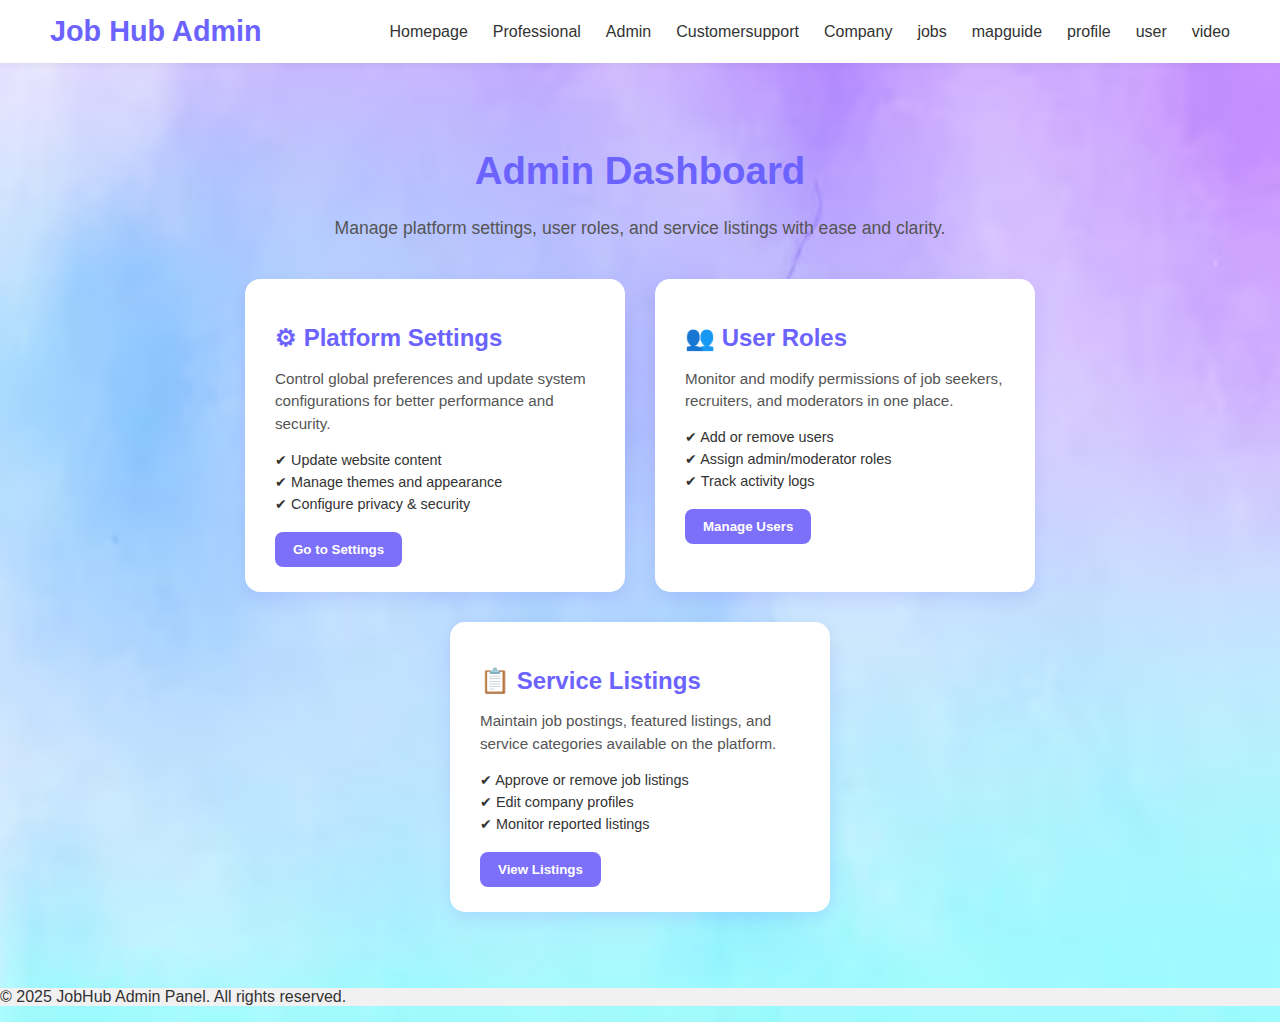
<file: css/admin.html>
<!DOCTYPE html>
<html lang="en">
<head>
  <meta charset="UTF-8" />
  <meta name="viewport" content="width=device-width, initial-scale=1.0" />
  <title>Admin Dashboard | JobHub</title>
  <link rel="stylesheet" href="./admin.css" />
</head>
<body>

  <nav class="navbar">
    <div class="logo">Job Hub Admin</div>
    <ul class="nav-links">
      <li><a href="homepage.html">Homepage</a></li>
                <li><a href="Professional.html">Professional</a></li>
                <li><a href="Admin.html">Admin</a></li>
                <li><a href="Customersupport.html">Customersupport</a></li>
                <li><a href="company.html">Company</a></li>
                <li><a href="jobs.html">jobs</a></li>
               <li><a href="mapguide.html" class="active">mapguide</a></li>
                <li><a href="profile.html" class="active">profile</a></li>
               <li><a href="user.html" class="active">user</a></li>
                <li><a href="videoguide.html" class="active">video</a></li>
    </ul>
  </nav>

  
  <section class="admin-section">
    <h1>Admin Dashboard</h1>
    <p class="subtitle">Manage platform settings, user roles, and service listings with ease and clarity.</p>

    <div class="admin-container">
     
      <div class="admin-card">
        <h2>⚙ Platform Settings</h2>
        <p>Control global preferences and update system configurations for better performance and security.</p>
        <ul>
          <li>✔ Update website content</li>
          <li>✔ Manage themes and appearance</li>
          <li>✔ Configure privacy & security</li>
        </ul>
        <button class="action-btn">Go to Settings</button>
      </div>

      <div class="admin-card">
        <h2>👥 User Roles</h2>
        <p>Monitor and modify permissions of job seekers, recruiters, and moderators in one place.</p>
        <ul>
          <li>✔ Add or remove users</li>
          <li>✔ Assign admin/moderator roles</li>
          <li>✔ Track activity logs</li>
        </ul>
        <button class="action-btn">Manage Users</button>
      </div>

      
      <div class="admin-card">
        <h2>📋 Service Listings</h2>
        <p>Maintain job postings, featured listings, and service categories available on the platform.</p>
        <ul>
          <li>✔ Approve or remove job listings</li>
          <li>✔ Edit company profiles</li>
          <li>✔ Monitor reported listings</li>
        </ul>
        <button class="action-btn">View Listings</button>
      </div>
    </div>
  </section>

  <footer>
    <p>© 2025 JobHub Admin Panel. All rights reserved.</p>
  </footer>

</body>
</html>
</file>
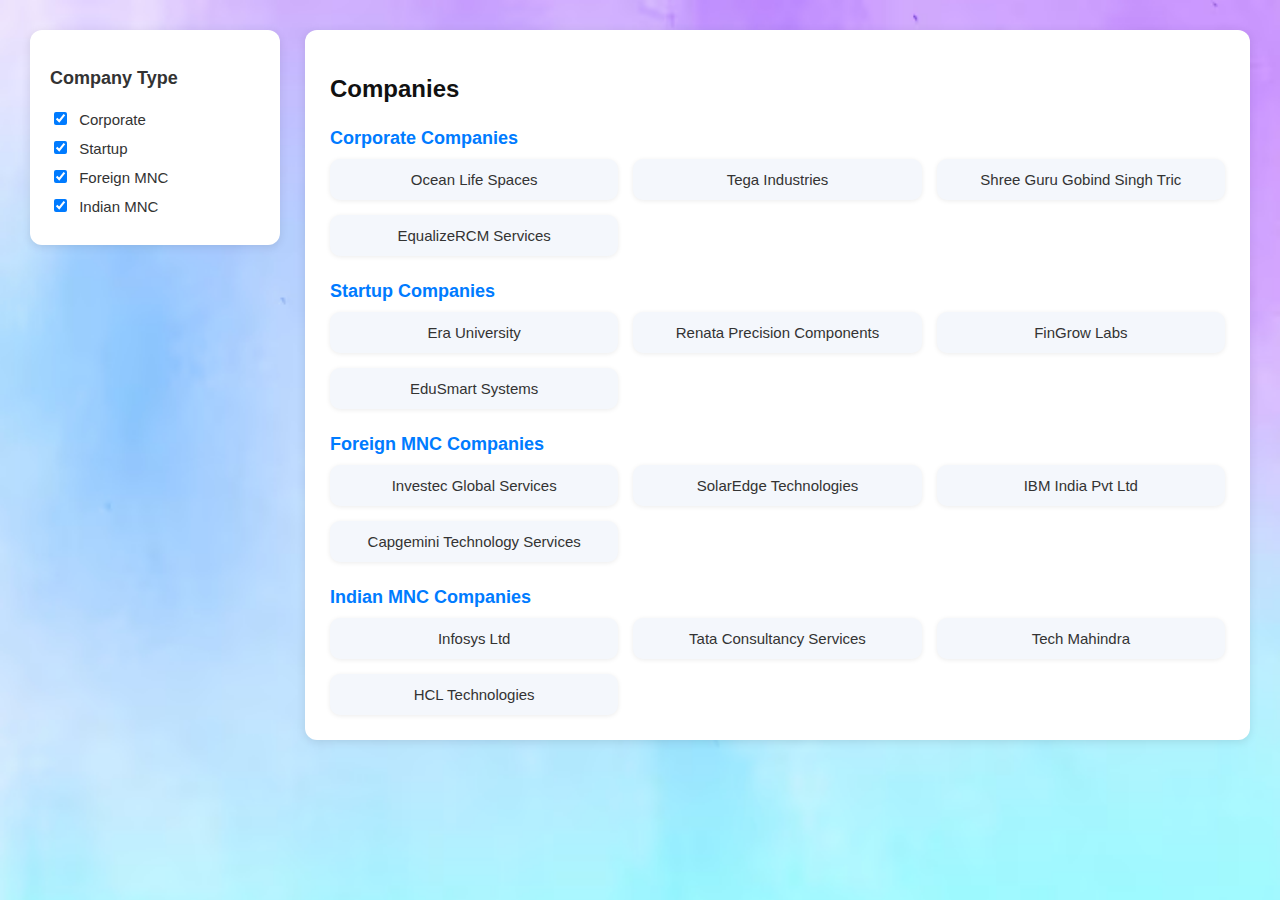
<file: css/company.html>
<!DOCTYPE html>
<html lang="en">
<head>
  <meta charset="UTF-8">
  <meta name="viewport" content="width=device-width, initial-scale=1.0">
  <title>Company Listings</title>
  <link rel="stylesheet" href="./company.css">
</head>
<body>
  <div class="container">


    <aside class="filters">
      <h3>Company Type</h3>
      <label><input type="checkbox" checked> Corporate</label>
      <label><input type="checkbox" checked> Startup</label>
      <label><input type="checkbox" checked> Foreign MNC</label>  
      <label><input type="checkbox" checked> Indian MNC</label>
    </aside>


    <main class="content">
      <h2>Companies</h2>

      <section class="company-section">
        <h3 class="category-title">Corporate Companies</h3>
        <div class="company-grid">
          <div class="company-card">Ocean Life Spaces</div>
          <div class="company-card">Tega Industries</div>
          <div class="company-card">Shree Guru Gobind Singh Tric</div>
          <div class="company-card">EqualizeRCM Services</div>
        </div>
      </section>

      <section class="company-section">
        <h3 class="category-title">Startup Companies</h3>
        <div class="company-grid">
          <div class="company-card">Era University</div>
          <div class="company-card">Renata Precision Components</div>
          <div class="company-card">FinGrow Labs</div>
          <div class="company-card">EduSmart Systems</div>
        </div>
      </section>

      <section class="company-section">
        <h3 class="category-title">Foreign MNC Companies</h3>
        <div class="company-grid">
          <div class="company-card">Investec Global Services</div>
          <div class="company-card">SolarEdge Technologies</div>
          <div class="company-card">IBM India Pvt Ltd</div>
          <div class="company-card">Capgemini Technology Services</div>
        </div>
      </section>

      <section class="company-section">
        <h3 class="category-title">Indian MNC Companies</h3>
        <div class="company-grid">
          <div class="company-card">Infosys Ltd</div>
          <div class="company-card">Tata Consultancy Services</div>
          <div class="company-card">Tech Mahindra</div>
          <div class="company-card">HCL Technologies</div>
        </div>
      </section>
    </main>
  </div>
</body>
</html>
</file>
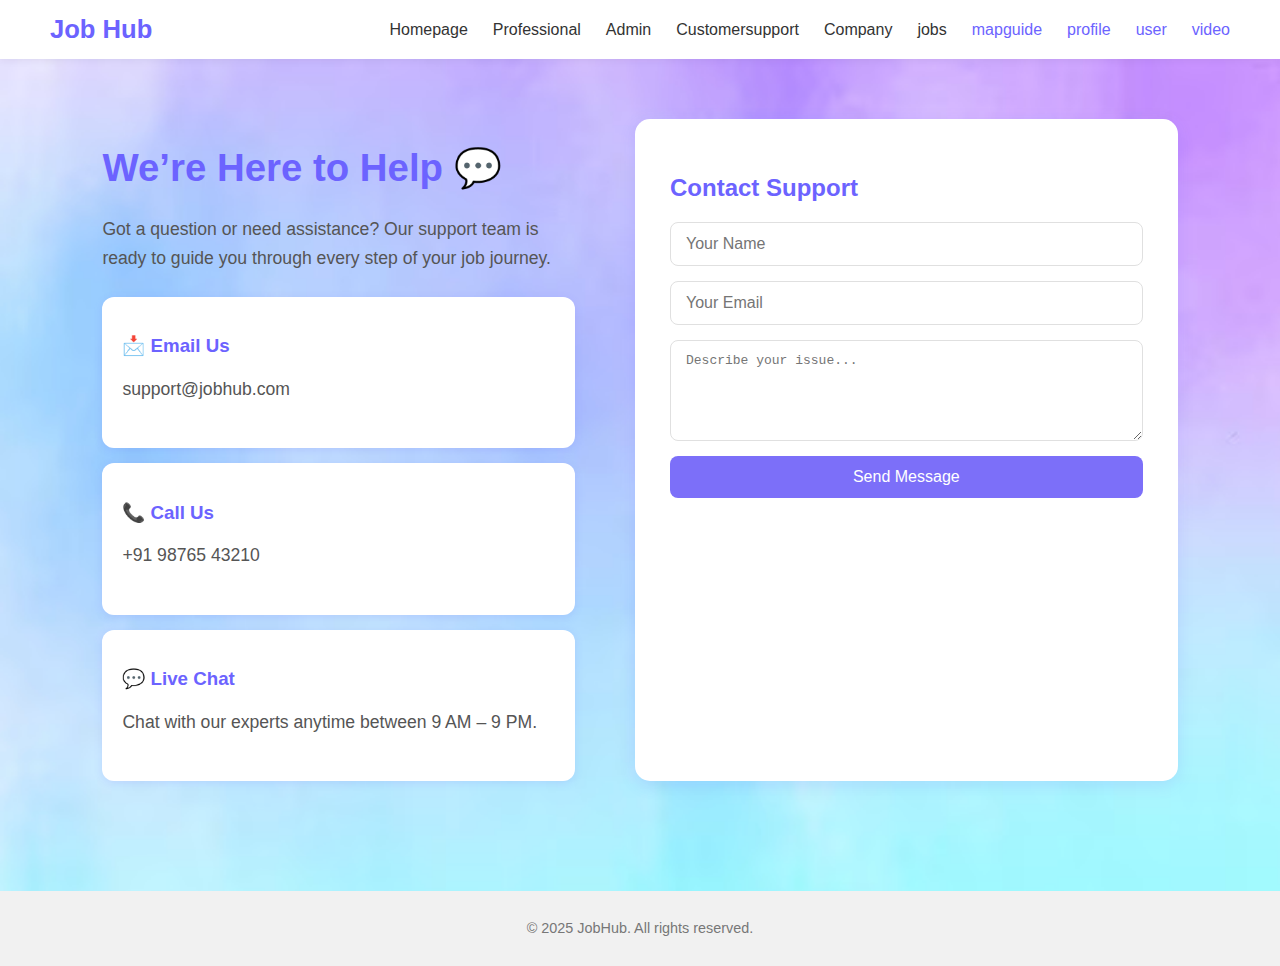
<file: css/customersupport.html>
<!DOCTYPE html>
<html lang="en">
<head>
  <meta charset="UTF-8">
  <meta name="viewport" content="width=device-width, initial-scale=1.0">
  <title>Customer Support | JobHub</title>
  <link rel="stylesheet" href="./customersupport.css">
</head>
 
<body>
  <nav class="navbar">
    <div class="logo">Job Hub</div>
    <ul class="nav-links">
      <li><a href="homepage.html">Homepage</a></li>
                <li><a href="Professional.html">Professional</a></li>
                <li><a href="Admin.html">Admin</a></li>
                <li><a href="Customersupport.html">Customersupport</a></li>
                <li><a href="company.html">Company</a></li>
                <li><a href="jobs.html">jobs</a></li>
               <li><a href="mapguide.html" class="active">mapguide</a></li>
                <li><a href="profile.html" class="active">profile</a></li>
               <li><a href="user.html" class="active">user</a></li>
                <li><a href="videoguide.html" class="active">video</a></li>


    </ul>
  </nav>

  <section class="support-section">
    <div class="support-content">
      <div class="support-info">
        <h1>We’re Here to Help 💬</h1>
        <p>
          Got a question or need assistance? Our support team is ready to guide you through every step of your job journey.
        </p>
         
        <div class="help-boxes">
          <div class="help-card">
            <h3>📩 Email Us</h3>
            <p>support@jobhub.com</p>
          </div>
          <div class="help-card">
            <h3>📞 Call Us</h3>
            <p>+91 98765 43210</p>
          </div>
          <div class="help-card">
            <h3>💬 Live Chat</h3>
            <p>Chat with our experts anytime between 9 AM – 9 PM.</p>
          </div>
        </div>
      </div>
           
      <div class="support-form">
        <h2>Contact Support</h2>
        <form>
          <input type="text" placeholder="Your Name" required>
          <input type="email" placeholder="Your Email" required>
          <textarea placeholder="Describe your issue..." rows="5" required></textarea>
          <button type="submit">Send Message</button>
        </form>
      </div>
    </div>
  </section>
 
  <footer>
    <p>© 2025 JobHub. All rights reserved.</p>
  </footer>
</body>
</html>
</file>
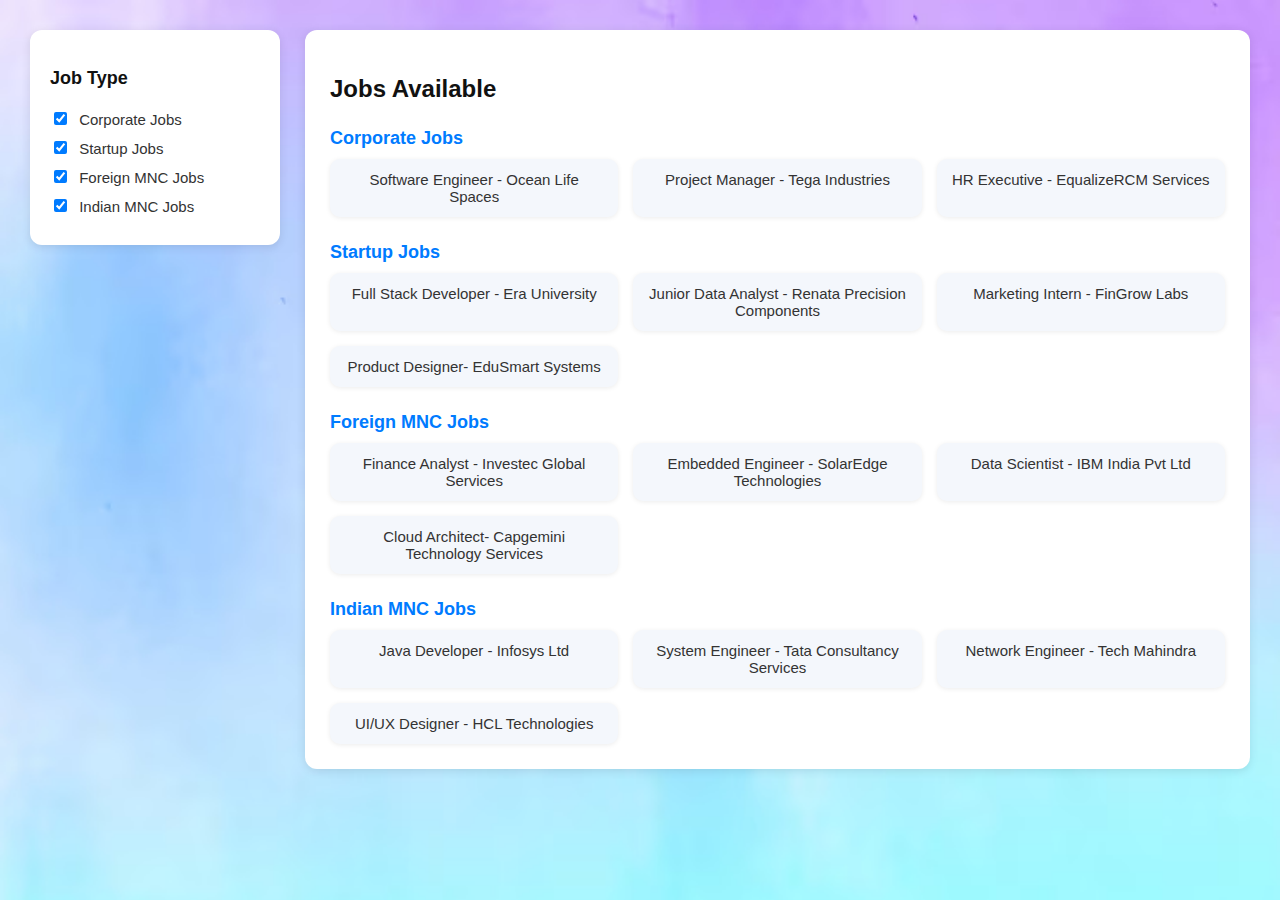
<file: css/jobs.html>
<!DOCTYPE html>
<html lang="en">
<head>
  <meta charset="UTF-8">
  <meta name="viewport" content="width=device-width, initial-scale=1.0">
  <title>Jobs Available</title>
  <link rel="stylesheet" href="./jobs.css">
</head>
<body>
  <div class="container">

    <!-- Sidebar -->
    <aside class="filters">
      <h3>Job Type</h3>
      <label><input type="checkbox" checked> Corporate Jobs</label>
      <label><input type="checkbox" checked> Startup Jobs</label>
      <label><input type="checkbox" checked> Foreign MNC Jobs</label>
      <label><input type="checkbox" checked> Indian MNC Jobs</label>
    </aside>

    <!-- Main Job Section -->
    <main class="content">
      <h2>Jobs Available</h2>

      <section class="job-section">
        <h3 class="category-title">Corporate Jobs</h3>
        <div class="job-grid">
          <div class="job-card">Software Engineer - Ocean Life Spaces</div>
          <div class="job-card">Project Manager - Tega Industries</div>
          <div class="job-card">HR Executive - EqualizeRCM Services</div>
          
        </div>
      </section>

      <section class="job-section">
        <h3 class="category-title">Startup Jobs</h3>
        <div class="job-grid">
          <div class="job-card">Full Stack Developer - Era University</div>
          <div class="job-card">Junior Data Analyst - Renata Precision Components</div>
          <div class="job-card">Marketing Intern - FinGrow Labs</div>
          <div class="job-card">Product Designer- EduSmart Systems</div>
        </div>
      </section>

      <section class="job-section">
        <h3 class="category-title">Foreign MNC Jobs</h3>
        <div class="job-grid">
          <div class="job-card">Finance Analyst - Investec Global Services</div>
          <div class="job-card">Embedded Engineer - SolarEdge Technologies</div>
          <div class="job-card">Data Scientist - IBM India Pvt Ltd</div>
          <div class="job-card">Cloud Architect-  Capgemini Technology Services</div>
        </div>
      </section>

      <section class="job-section">
        <h3 class="category-title">Indian MNC Jobs</h3>
        <div class="job-grid">
          <div class="job-card">Java Developer - Infosys Ltd</div>
          <div class="job-card">System Engineer - Tata Consultancy Services</div>
          <div class="job-card">Network Engineer - Tech Mahindra</div>
          <div class="job-card">UI/UX Designer - HCL Technologies</div>
        </div>
      </section>
    </main>
  </div>
</body>
</html>
</file>
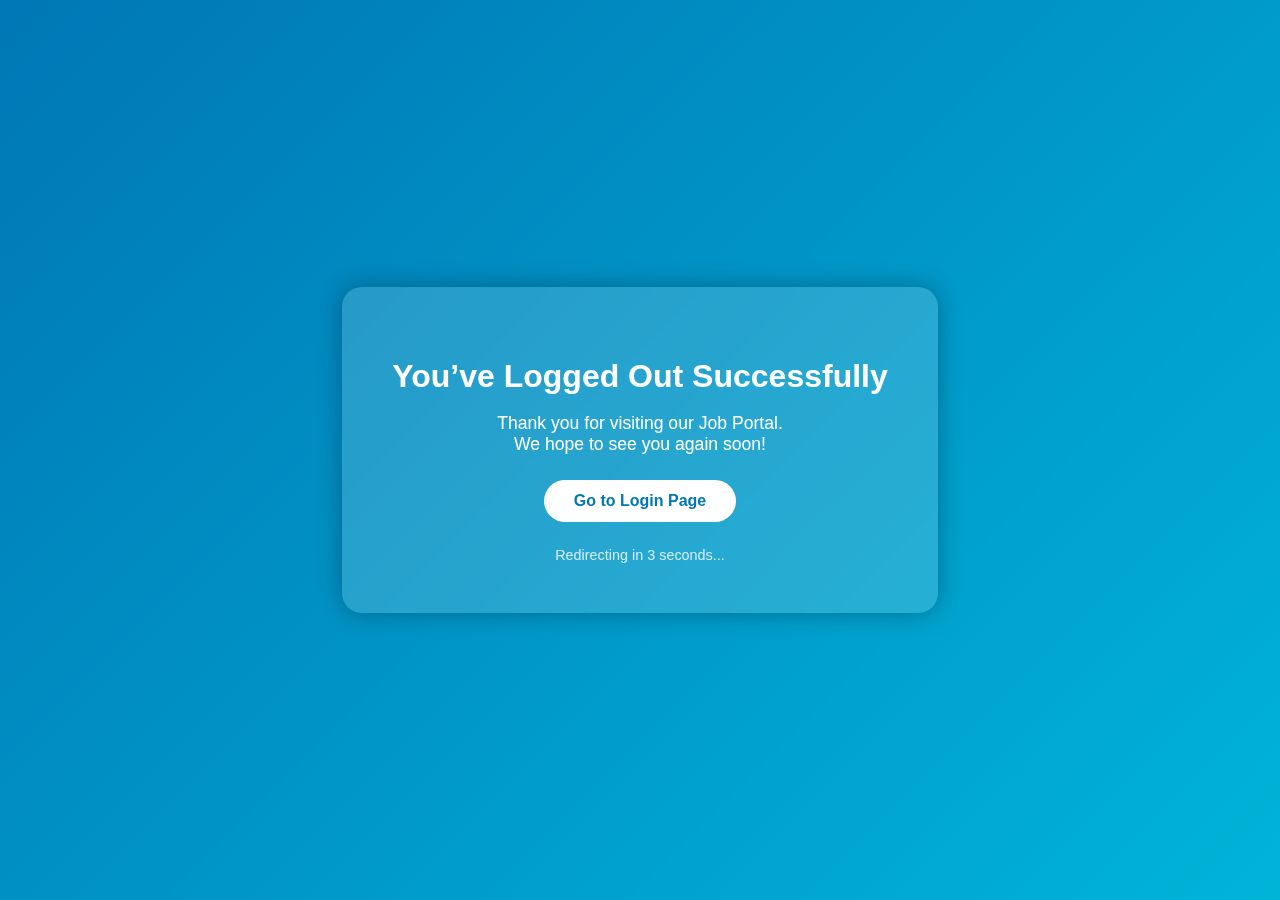
<file: css/logout.html>
<!DOCTYPE html>
<html lang="en">
<head>
  <meta charset="UTF-8" />
  <meta name="viewport" content="width=device-width, initial-scale=1.0" />
  <title>Logout | JobHub</title>

  <link rel="stylesheet" href="./logout.css" />
</head>

<body>
  <div class="logout-container">
    
    <h1>You’ve Logged Out Successfully</h1>
    <p>Thank you for visiting our Job Portal.<br>We hope to see you again soon!</p>

    <a href="Login.html">Go to Login Page</a>

    <div class="footer-note">Redirecting in 3 seconds...</div>
  </div>
  
</body>
</html>
</file>
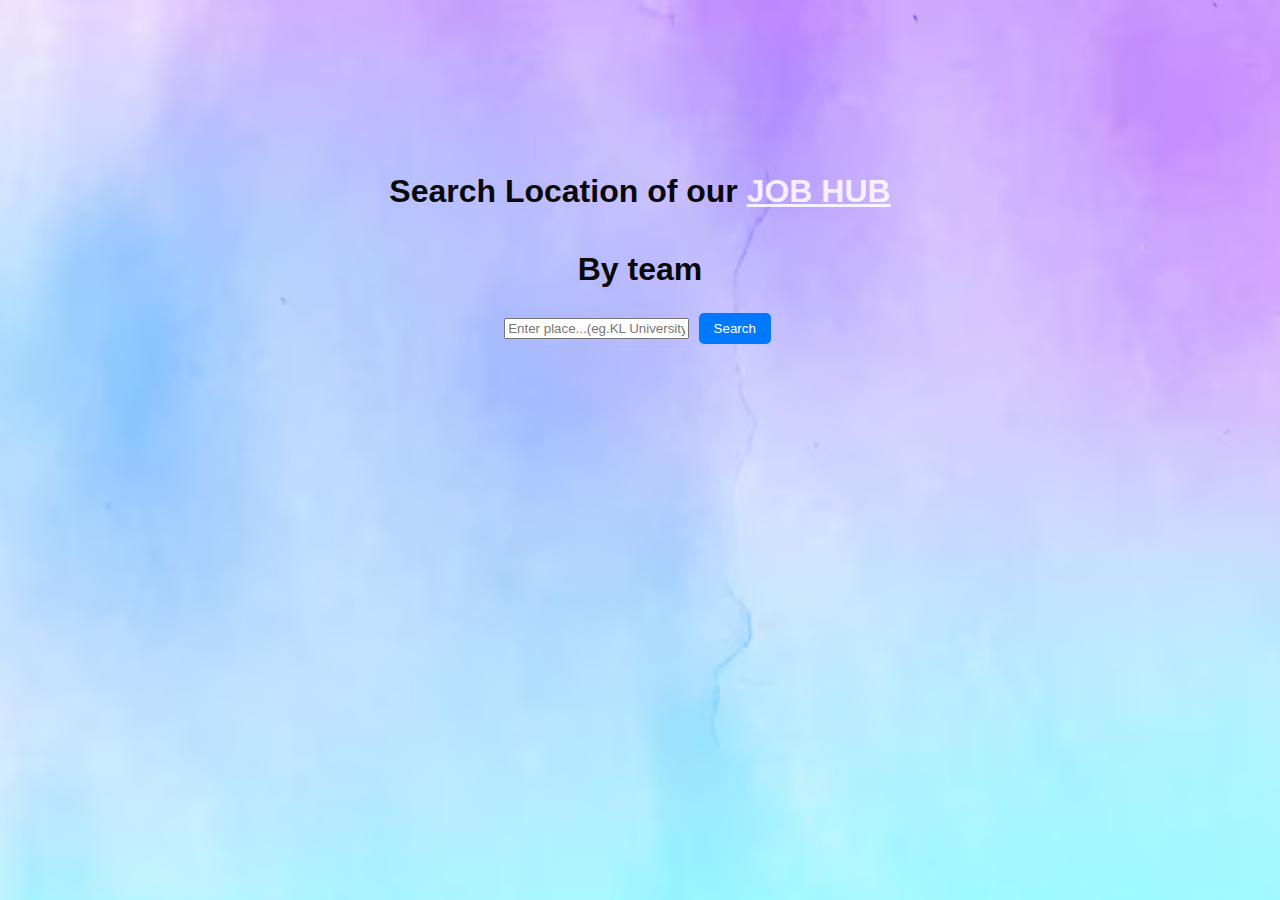
<file: css/mapguide.html>
<!DOCTYPE html>
<html lang="en">
<head>
    <meta charset="UTF-8">
    <meta name="viewport" content="width=device-width, initial-scale=1.0">
    <title>Iframe Example using Google map</title>
    <link rel="stylesheet" type="text/css" href="./mapguide.css">
</head>
<body>
 <h1>Search Location of our <span><u>JOB HUB</u></span></h1>
 <h1>By team</h1>
 
        
 <div class="search-box">
        <input type="text"id="locationInput"placeholder="Enter place...(eg.KL University)">
        <button onclick="searchLocation()">Search</button>
</div>
<iframe id ="mapFrame"
src=" https://www.google.com/maps?q=KL%20University&output=embed">
</iframe>
    <script src="./mapguide.js"></script>
</body>
</html>
</file>
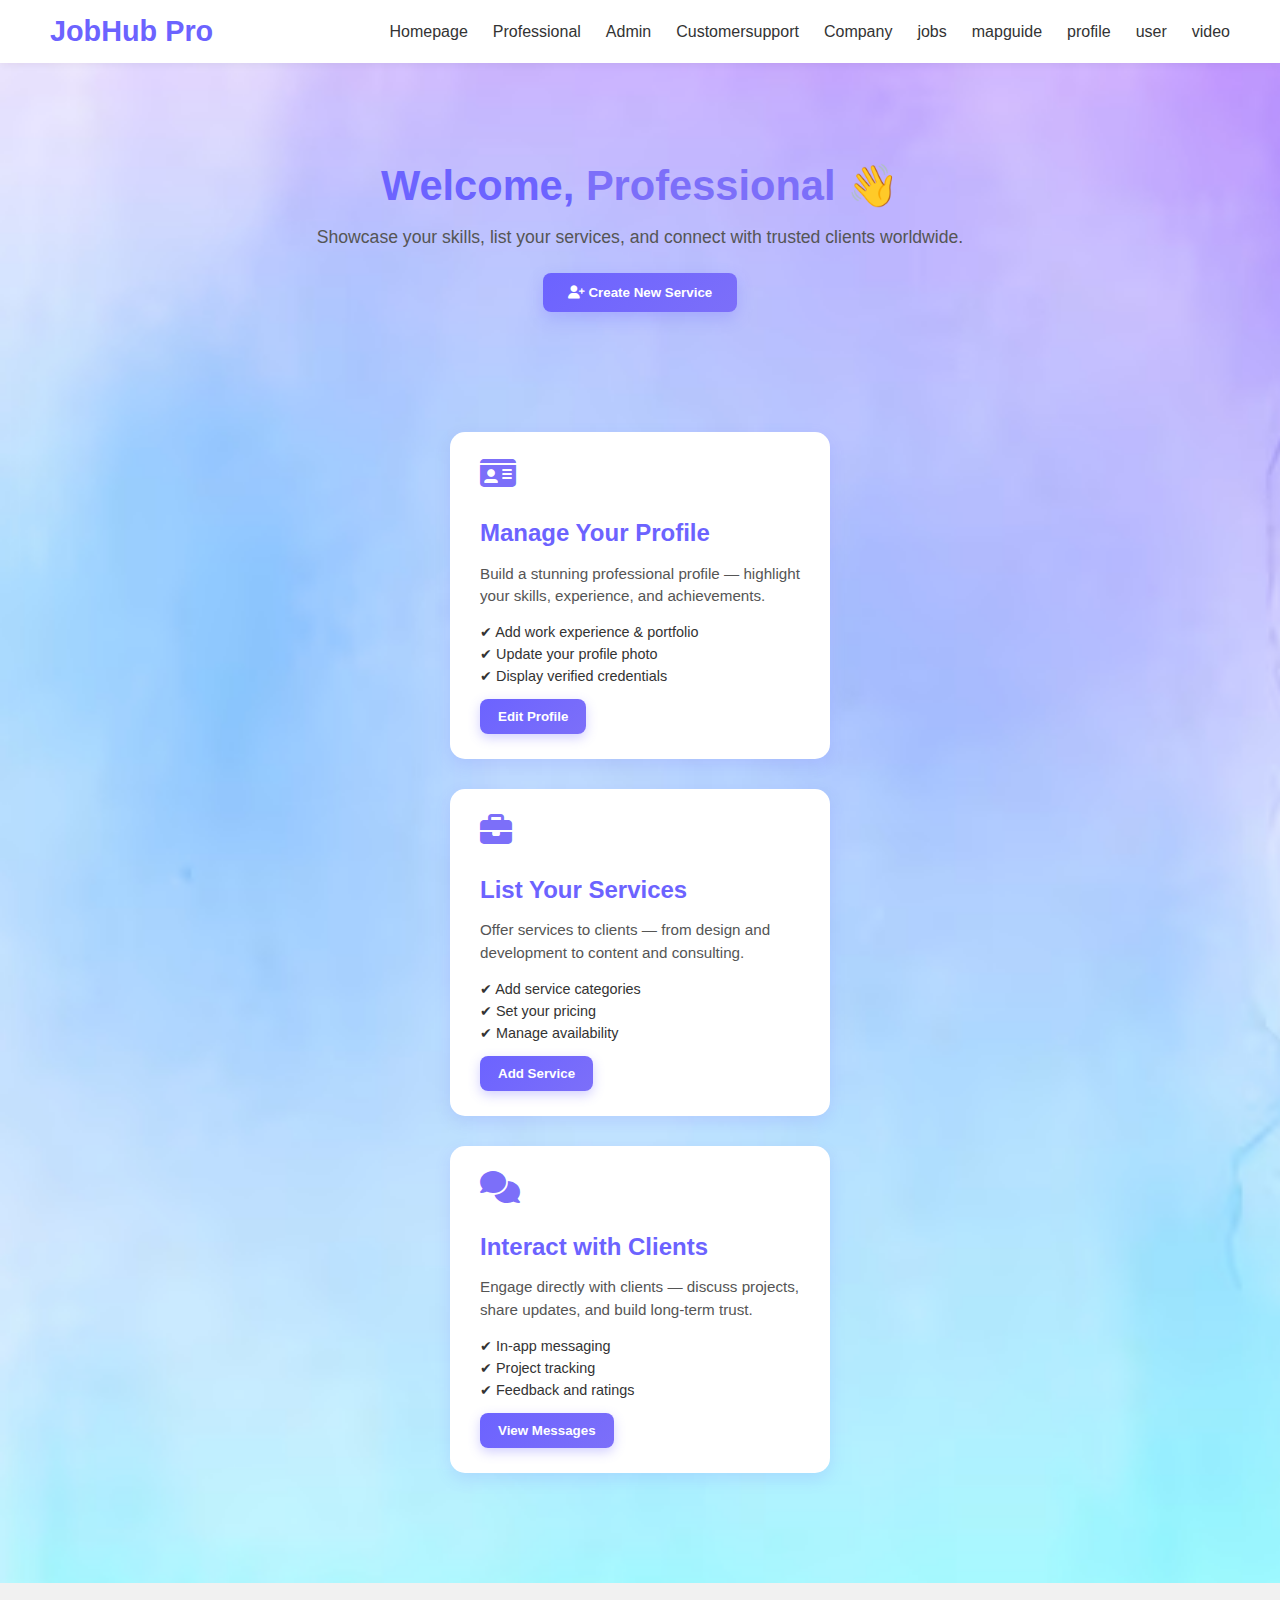
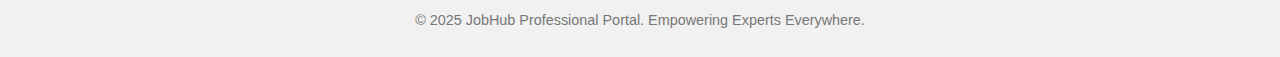
<file: css/professional.html>
<!DOCTYPE html>
<html lang="en">
<head>
  <meta charset="UTF-8">
  <meta name="viewport" content="width=device-width, initial-scale=1.0">
  <title>Professional Dashboard | JobHub</title>
  <link rel="stylesheet" href="./professional.css">
  <link rel="stylesheet" href="https://cdnjs.cloudflare.com/ajax/libs/font-awesome/6.4.0/css/all.min.css">
</head>
<body>


  <nav class="navbar">
    <div class="logo">JobHub Pro</div>
    <ul class="nav-links">
      <li><a href="homepage.html">Homepage</a></li>
                <li><a href="Professional.html">Professional</a></li>
                <li><a href="Admin.html">Admin</a></li>
                <li><a href="Customersupport.html">Customersupport</a></li>
                <li><a href="company.html">Company</a></li>
                <li><a href="jobs.html">jobs</a></li>
               <li><a href="mapguide.html" class="active">mapguide</a></li>
                <li><a href="profile.html" class="active">profile</a></li>
               <li><a href="user.html" class="active">user</a></li>
                <li><a href="videoguide.html" class="active">video</a></li>

    </ul>
  </nav>


  <section class="pro-hero">
    <h1>Welcome, <span>Professional</span> 👋</h1>
    <p>Showcase your skills, list your services, and connect with trusted clients worldwide.</p>
    <button class="main-btn" id="createServiceBtn" onclick="alert('Create a new service form will open soon!')">
      <i class="fa-solid fa-user-plus"></i> Create New Service
    </button>
  </section>


  <section class="pro-container">

    <div class="pro-card">
      <i class="fa-solid fa-id-card icon"></i>
      <h2>Manage Your Profile</h2>
      <p>Build a stunning professional profile — highlight your skills, experience, and achievements.</p>
      <ul>
        <li>✔ Add work experience & portfolio</li>
        <li>✔ Update your profile photo</li>
        <li>✔ Display verified credentials</li>
      </ul>
      <button class="action-btn" id="editProfileBtn" onclick="alert('Redirecting to Edit Profile...')">Edit Profile</button>
    </div>

  
    <div class="pro-card">
      <i class="fa-solid fa-briefcase icon"></i>
      <h2>List Your Services</h2>
      <p>Offer services to clients — from design and development to content and consulting.</p>
      <ul>
        <li>✔ Add service categories</li>
        <li>✔ Set your pricing</li>
        <li>✔ Manage availability</li>
      </ul>
      <button class="action-btn" id="addServiceBtn" onclick="alert('Add Service page will open!')">Add Service</button>
    </div>

  
    <div class="pro-card">
      <i class="fa-solid fa-comments icon"></i>
      <h2>Interact with Clients</h2>
      <p>Engage directly with clients — discuss projects, share updates, and build long-term trust.</p>
      <ul>
        <li>✔ In-app messaging</li>
        <li>✔ Project tracking</li>
        <li>✔ Feedback and ratings</li>
      </ul>
      <button class="action-btn" id="viewMessagesBtn" onclick="alert('Opening messages...')">View Messages</button>
    </div>

  </section>


  <footer>
    <p>© 2025 JobHub Professional Portal. Empowering Experts Everywhere.</p>
  </footer>

</body>
</html>
</file>
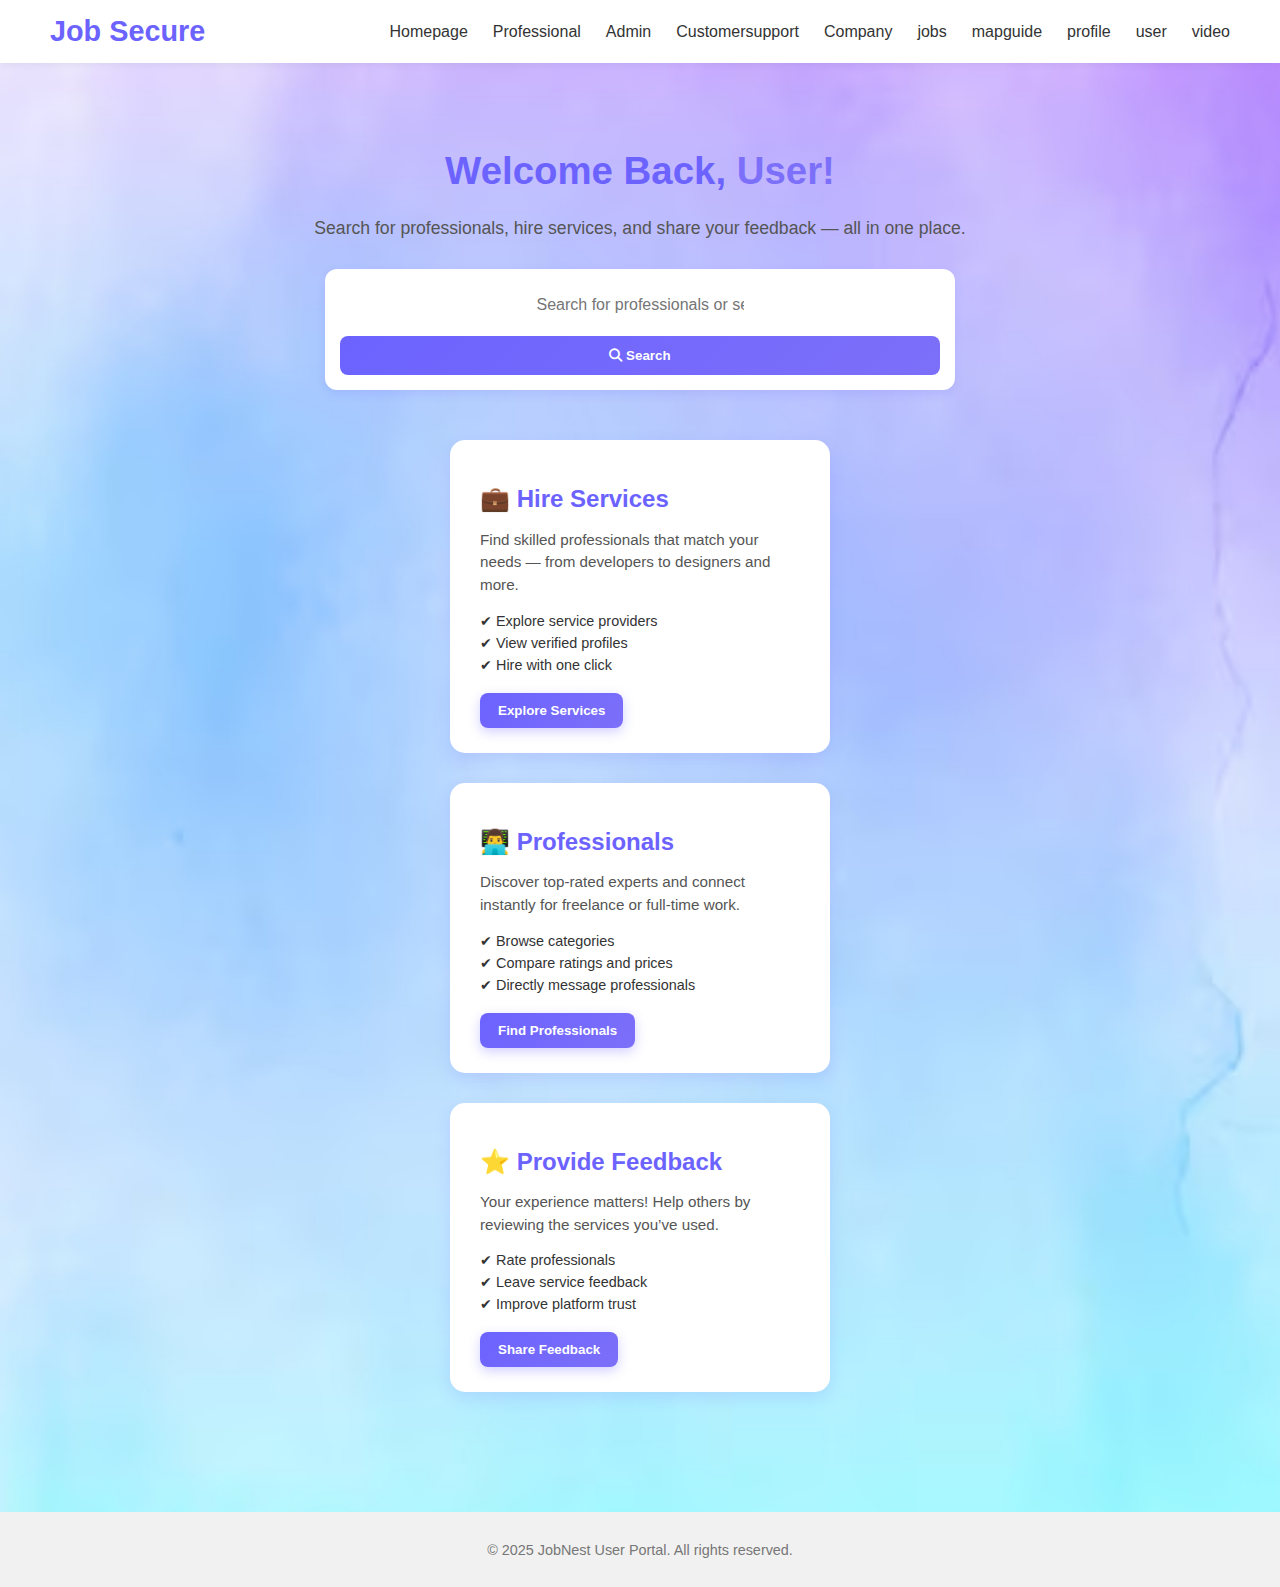
<file: css/user.html>
<!DOCTYPE html>
<html lang="en">
<head>
  <meta charset="UTF-8">
  <meta name="viewport" content="width=device-width, initial-scale=1.0">
  <title>User Dashboard | JobNest</title>
  <link rel="stylesheet" href="./user.css">
  <link rel="stylesheet" href="https://cdnjs.cloudflare.com/ajax/libs/font-awesome/6.4.0/css/all.min.css"> 
  
</head>
<body>


  <nav class="navbar">
    <div class="logo">Job Secure</div>
    <ul class="nav-links">
      <li><a href="homepage.html">Homepage</a></li>
     <li><a href="Professional.html">Professional</a></li>
      <li><a href="Admin.html">Admin</a></li>
      <li><a href="Customersupport.html">Customersupport</a></li>
      <li><a href="company.html">Company</a></li>
      <li><a href="jobs.html">jobs</a></li>
      <li><a href="mapguide.html" class="active">mapguide</a></li>
      <li><a href="profile.html" class="active">profile</a></li>
      <li><a href="user.html" class="active">user</a></li>
      <li><a href="videoguide.html" class="active">video</a></li>

    </ul>
  </nav>


  <section class="user-section">
    <div class="intro">
      <h1>Welcome Back, <span>User!</span></h1>
      <p>Search for professionals, hire services, and share your feedback — all in one place.</p>
      <div class="search-bar">
        <input type="text" placeholder="Search for professionals or services...">
        <button><i class="fa-solid fa-magnifying-glass"></i> Search</button>
      </div>
    </div>

    <div class="user-container">
     
      <div class="user-card">
        <h2>💼 Hire Services</h2>
        <p>Find skilled professionals that match your needs — from developers to designers and more.</p>
        <ul>
          <li>✔ Explore service providers</li>
          <li>✔ View verified profiles</li>
          <li>✔ Hire with one click</li>
        </ul>
        <button class="action-btn">Explore Services</button>
      </div>

 
      <div class="user-card">
        <h2>👨‍💻 Professionals</h2>
        <p>Discover top-rated experts and connect instantly for freelance or full-time work.</p>
        <ul>
          <li>✔ Browse categories</li>
          <li>✔ Compare ratings and prices</li>
           <li>✔ Directly message professionals</li>
        </ul>
        <button class="action-btn">Find Professionals</button>
      </div>

      <div class="user-card">
        <h2>⭐ Provide Feedback</h2>
        <p>Your experience matters! Help others by reviewing the services you’ve used.</p>
        <ul>
          <li>✔ Rate professionals</li>
          <li>✔ Leave service feedback</li>
          <li>✔ Improve platform trust</li>
        </ul>
        <button class="action-btn">Share Feedback</button>
      </div>
    </div>
  </section>

  <footer>
    <p>© 2025 JobNest User Portal. All rights reserved.</p>
  </footer>

</body>
</html>
</file>
<file: css/admin.css>
/* General Styles */
body {
  margin: 0;
  font-family: 'Poppins', sans-serif;
  background: linear-gradient(135deg, #FAF9F6 0%, #F8F7FF 100%);
  color: #333;
  background:url('./wall1.avif');
  background-size: cover;
}


.navbar {
  display: flex;
  justify-content: space-between;
  align-items: center;
  background: #fff;
  padding: 15px 50px;
  box-shadow: 0 2px 8px rgba(0, 0, 0, 0.05);
}

.logo {
  font-size: 1.8rem;
  font-weight: 700;
  color: #6C63FF;
}

.nav-links {
  list-style: none;
  display: flex;
  gap: 25px;
  margin: 0;
}

.nav-links a {
  text-decoration: none;
  color: #333;
  font-weight: 500;
  transition: 0.3s;
}

.nav-links a:hover {
  color: #6C63FF;
}

.logout-btn {
  color: #fff;
  background: #6C63FF;
  padding: 8px 18px;
  border-radius: 8px;
  font-weight: 600;
}

.logout-btn:hover {
  background: #5848E8;
}

.admin-section {
  padding: 60px 8%;
  text-align: center;
}

.admin-section h1 {
  color: #6C63FF;
  font-size: 2.4em;
}

.subtitle {
  color: #555;
  margin-bottom: 40px;
  font-size: 1.1em;
}

/* *** FIXED — Boxes will appear side-by-side *** */
.admin-container {
  display: flex;
  justify-content: center;
  flex-wrap: wrap;
  gap: 30px;
}

.admin-card {
  background: #fff;
  width: 320px;
  padding: 25px 30px;
  border-radius: 15px;
  box-shadow: 0 6px 16px rgba(108, 99, 255, 0.15);
  transition: all 0.3s ease;
  text-align: left;
}

.admin-card:hover {
  transform: translateY(-5px);
}

.admin-card h2 {
  color: #6C63FF;
  margin-bottom: 12px;
}

.admin-card p {
  color: #555;
  font-size: 0.95em;
  line-height: 1.5;
  margin-bottom: 15px;
}

.admin-card ul {
  list-style: none;
  padding-left: 0;
  margin-bottom: 20px;
}

.admin-card li {
  margin: 6px 0;
  font-size: 0.9em;
}

.action-btn {
  background: #7C6FF9;
  color: #fff;
  border: none;
  border-radius: 8px;
  padding: 10px 18px;
  font-weight: 600;
  cursor: pointer;
  transition: 0.3s;
}

.action-btn:hover {
  background: #5848E8;
}

footer {
  background: #F1F1F1;

}
</file>
<file: css/company.css>
* {
  box-sizing: border-box;
  font-family: "Poppins", sans-serif;
}

body {
  margin: 0;
  background-color: #f9fafc;
  color: #333;
  background:url('./wall1.avif');
  background-size: cover;
}

.container {
  display: flex;
  padding: 30px;
  gap: 25px;
}

/* Sidebar */
.filters {
  width: 250px;
  background: #fff;
  padding: 20px;
  border-radius: 12px;
  box-shadow: 0 2px 10px rgba(0,0,0,0.1);
  height: fit-content;
}

.filters h3 {
  margin-bottom: 20px;
  font-size: 18px;
}

.filters label {
  display: block;
  font-size: 15px;
  margin-bottom: 10px;
}

.filters input {
  margin-right: 8px;
  accent-color: #007bff;
}

/* Content */
.content {
  flex: 1;
  background: #fff;
  padding: 25px;
  border-radius: 12px;
  box-shadow: 0 2px 10px rgba(0,0,0,0.1);
}

.content h2 {
  margin-bottom: 25px;
  color: #111;
}

.category-title {
  color: #007bff;
  font-size: 18px;
  margin: 25px 0 10px;
}

.company-grid {
  display: grid;
  grid-template-columns: repeat(auto-fill, minmax(220px, 1fr));
  gap: 15px;
}

.company-card {
  background: #f4f7fc;
  border-radius: 10px;
  padding: 12px 14px;
  text-align: center;
  font-size: 15px;
  box-shadow: 0 1px 5px rgba(0, 0, 0, 0.08);
  transition: 0.3s;
}

.company-card:hover {
  background: #eaf3ff;
  transform: translateY(-2px);
}
</file>
<file: css/customersupport.css>
body {
  font-family: 'Poppins', sans-serif;
  margin: 0;
  background: linear-gradient(135deg, #FAF9F6 0%, #F8F7FF 100%);
  color: #333;
  background:url('./wall1.avif');
  background-size: cover;
}


.navbar {
  display: flex;
  justify-content: space-between;
  align-items: center;
  background: #fff;
  padding: 15px 50px;
  box-shadow: 0 2px 8px rgba(0, 0, 0, 0.05);
}

.logo {
  font-size: 1.6em;
  font-weight: 700;
  color: #6C63FF;
}

.nav-links {
  list-style: none;
  display: flex;
  gap: 25px;
  margin: 0;
}

.nav-links a {
  text-decoration: none;
  color: #333;
  font-weight: 500;
  transition: 0.3s;
}

.nav-links a:hover, .nav-links .active {
  color: #6C63FF;
}

.support-section {
  display: flex;
  justify-content: center;
  align-items: flex-start;
  padding: 60px 8%;
}

.support-content {
  display: flex;
  justify-content: space-between;
  width: 100%;
  gap: 60px;
  flex-wrap: wrap;
}

.support-info {
  flex: 1;
  min-width: 300px;
}

.support-info h1 {
  font-size: 2.4em;
  color: #6C63FF;
}

.support-info p {
  font-size: 1.1em;
  line-height: 1.6;
  color: #555;
  margin-bottom: 25px;
}

.help-boxes {
  display: flex;
  flex-direction: column;
  gap: 15px;
}

.help-card {
  background: #fff;
  border-radius: 12px;
  padding: 20px;
  box-shadow: 0 2px 8px rgba(108, 99, 255, 0.15);
  transition: 0.3s;
}

.help-card:hover {
  transform: translateY(-3px);
}

.help-card h3 {
  color: #6C63FF;
  margin-bottom: 8px;
}


.support-form {
  flex: 1;
  min-width: 350px;
  background: #fff;
  padding: 35px;
  border-radius: 15px;
  box-shadow: 0 4px 16px rgba(108, 99, 255, 0.15);
}

.support-form h2 {
  color: #6C63FF;
  margin-bottom: 20px;
}

.support-form form {
  display: flex;
  flex-direction: column;
  gap: 15px;
}

.support-form input,
.support-form textarea {
  padding: 12px 15px;
  border-radius: 8px;
  border: 1px solid #E0E0E0;
  font-size: 1em;
  outline: none;
  transition: 0.3s;
}

.support-form input:focus,
.support-form textarea:focus {
  border-color: #6C63FF;
  box-shadow: 0 0 5px rgba(108, 99, 255, 0.2);
}

.support-form button {
  padding: 12px;
  border: none;
  border-radius: 8px;
  background: #7C6FF9;
  color: #fff;
  font-size: 1em;
  cursor: pointer;
  transition: 0.3s;
}

.support-form button:hover {
  background: #5848E8;
}

footer {
  background: #F1F1F1;
  text-align: center;
  padding: 15px;
  font-size: 0.9em;
  color: #777;
  margin-top: 50px;
}
</file>
<file: css/jobs.css>
* {
  box-sizing: border-box;
  font-family: "Poppins", sans-serif;
}

body {
  margin: 0;
  background-color: #f9fafc;
  color: #333;
  background:url('./wall1.avif');
  background-size: cover;
}

.container {
  display: flex;
  padding: 30px;
  gap: 25px;
}


.filters {
  width: 250px;
  background: #fff;
  padding: 20px;
  border-radius: 12px;
  box-shadow: 0 2px 10px rgba(0,0,0,0.1);
  height: fit-content;
}

.filters h3 {
  margin-bottom: 20px;
  font-size: 18px;
  color: #111;
}

.filters label {
  display: block;
  font-size: 15px;
  margin-bottom: 10px;
}

.filters input {
  margin-right: 8px;
  accent-color: #007bff;
}

/* Main content */
.content {
  flex: 1;
  background: #fff;
  padding: 25px;
  border-radius: 12px;
  box-shadow: 0 2px 10px rgba(0,0,0,0.1);
}

.content h2 {
  margin-bottom: 25px;
  color: #111;
}

.category-title {
  color: #007bff;
  font-size: 18px;
  margin: 25px 0 10px;
}

.job-grid {
  display: grid;
  grid-template-columns: repeat(auto-fill, minmax(280px, 1fr));
  gap: 15px;
}

.job-card {
  background: #f4f7fc;
  border-radius: 10px;
  padding: 12px 14px;
  text-align: center;
  font-size: 15px;
  box-shadow: 0 1px 5px rgba(0, 0, 0, 0.08);
  transition: 0.3s;
}

.job-card:hover {
  background: #eaf3ff;
  transform: translateY(-2px);
}
</file>
<file: css/logout.css>
body {
  margin: 0;
  padding: 0;
  height: 100vh;
  display: flex;
  justify-content: center;
  align-items: center;
  font-family: "Poppins", sans-serif;
  background: linear-gradient(135deg, #0077b6, #00b4d8);
  color: white;
}
.logout-container {
  text-align: center;
  background-color: rgba(255, 255, 255, 0.15);
  padding: 50px;
  border-radius: 20px;
  box-shadow: 0 0 25px rgba(0, 0, 0, 0.3);
  backdrop-filter: blur(8px);
  animation: fadeIn 1s ease;
}


.logout-container img {
  width: 80px;
  margin-bottom: 20px;
}


.logout-container h1 {
  font-size: 2em;
  margin-bottom: 10px;
}

.logout-container p {
  font-size: 1.1em;
  margin-bottom: 25px;
}

.logout-container a {
  display: inline-block;
  text-decoration: none;
  color: #0077b6;
  background-color: white;
  padding: 12px 30px;
  border-radius: 30px;
  font-weight: bold;
  transition: 0.3s;
}

.logout-container a:hover {
  background-color: #caf0f8;
  transform: scale(1.05);
}

.footer-note {
  margin-top: 25px;
  font-size: 0.9em;
  opacity: 0.8;
}
</file>
<file: css/mapguide.css>
body {
    display: flex;
    flex-direction: column;
    justify-content: center;
    align-items: center;
    min-height: 100vh;
    margin: 0;
    font-family: Arial, sans-serif;
    background: rgb(200, 100, 134);
    font:400;
    background:url('./wall1.avif');
    background-size:cover;
}
h1 {
    text-align: center;
    margin-bottom: 20px;
    color:rgb(10, 8, 8);
}
#player {
    margin: 20px auto;
}
div {
    text-align: center;
}

button {
    padding: 8px 15px;
    margin: 5px;
    border-radius: 5px;
    border: none;
    background-color: #0078ff;
    color: white;
    cursor: pointer;
}

button:hover {
    background-color: #005fcc;
}
nav ul{
    display:flex;
    list-style:none;
    gap:25px;
}
iframe{
    width:700px;
    height:400px;
    border-radius: 10px;
    border:none


}

span {
    color: rgba(255, 255, 255, 0.85);
}
</file>
<file: css/professional.css>
/* Global Styles */
body {
  margin: 0;
  font-family: 'Poppins', sans-serif;
  background: linear-gradient(135deg, #FAF9F6 0%, #F8F7FF 100%);
  color: #333;
  animation: fadeIn 0.8s ease;
  background:url('./wall1.avif');
  background-size: cover;
}

@keyframes fadeIn {
  from { opacity: 0; }
  to { opacity: 1; }
}


.navbar {
  display: flex;
  justify-content: space-between;
  align-items: center;
  background: #fff;
  padding: 15px 50px;
  box-shadow: 0 2px 8px rgba(0, 0, 0, 0.05);
}

.logo {
  font-size: 1.8rem;
  font-weight: 700;
  color: #6C63FF;
}

.nav-links {
  list-style: none;
  display: flex;
  gap: 25px;
  margin: 0;
}

.nav-links a {
  text-decoration: none;
  color: #333;
  font-weight: 500;
  transition: 0.3s;
}

.nav-links a:hover {
  color: #6C63FF;
}

.logout-btn {
  color: #fff;
  background: #6C63FF;
  padding: 8px 18px;
  border-radius: 8px;
  font-weight: 600;
}

.logout-btn:hover {
  background: #5848E8;
}

/* Hero Section */
.pro-hero {
  text-align: center;
  padding: 70px 10%;
}

.pro-hero h1 {
  color: #6C63FF;
  font-size: 2.6em;
  margin-bottom: 10px;
}

.pro-hero h1 span {
  color: #7C6FF9;
}

.pro-hero p {
  color: #555;
  font-size: 1.1em;
  margin-bottom: 25px;
}

.main-btn {
  background: linear-gradient(135deg, #6C63FF, #7C6FF9);
  border: none;
  color: white;
  padding: 12px 25px;
  border-radius: 8px;
  font-weight: 600;
  cursor: pointer;
  box-shadow: 0 6px 16px rgba(108, 99, 255, 0.25);
  transition: 0.3s;
}

.main-btn:hover {
  background: linear-gradient(135deg, #5848E8, #6C63FF);
}

/* Dashboard Container */
.pro-container {
  display: flex;
  justify-content: center;
  flex-wrap: wrap;
  gap: 30px;
  padding: 50px 8%;
}

.pro-card {
  background: #fff;
  width: 320px;
  padding: 25px 30px;
  border-radius: 15px;
  box-shadow: 0 6px 16px rgba(108, 99, 255, 0.15);
  transition: 0.3s ease;
  text-align: left;
  animation: fadeInUp 0.8s ease;
}

.pro-card:hover {
  transform: translateY(-6px);
  box-shadow: 0 8px 22px rgba(108, 99, 255, 0.25);
}


  from { opacity: 0; transform: translateY(20px); }
  to { opacity: 1; transform: translateY(0); }


.pro-card h2 {
  color: #6C63FF;
  margin-bottom: 10px;
}

.pro-card p {
  color: #555;
  font-size: 0.95em;
  line-height: 1.5;
  margin-bottom: 15px;
}

.pro-card ul {
  list-style: none;
  padding: 0;
  margin-bottom: 15px;
}

.pro-card li {
  font-size: 0.9em;
  margin: 6px 0;
}

.icon {
  font-size: 2rem;
  color: #7C6FF9;
  margin-bottom: 10px;
}


.action-btn {
  background: linear-gradient(135deg, #6C63FF, #7C6FF9);
  color: #fff;
  border: none;
  border-radius: 8px;
  padding: 10px 18px;
  font-weight: 600;
  cursor: pointer;
  transition: 0.3s;
  box-shadow: 0 4px 12px rgba(108, 99, 255, 0.3);
}

.action-btn:hover {
  background: linear-gradient(135deg, #5848E8, #6C63FF);
  box-shadow: 0 6px 20px rgba(108, 99, 255, 0.4);
}


footer {
  background: #F1F1F1;
  text-align: center;
  padding: 15px;
  font-size: 0.9em;
  color: #777;
  margin-top: 60px;
}


  .pro-container {
    flex-direction: column;
    align-items: center;
  }
</file>
<file: css/user.css>
body {
  margin: 0;
  font-family: 'Poppins', sans-serif;
  background: linear-gradient(135deg, #FAF9F6 0%, #F8F7FF 100%);
  color: #333;
  background:url('./wall1.avif');
  background-size: cover;
  animation: fadeIn 0.8s ease;
}


  from { opacity: 0; }
  to { opacity: 1; }


.navbar {
  display: flex;
  justify-content: space-between;
  align-items: center;
  background: #fff;
  padding: 15px 50px;
  box-shadow: 0 2px 8px rgba(0, 0, 0, 0.05);
}

.logo {
  font-size: 1.8rem;
  font-weight: 700;
  color: #6C63FF;
}

.nav-links {
  list-style: none;
  display: flex;
  gap: 25px;
  margin: 0;
}

.nav-links a {
  text-decoration: none;
  color: #333;
  font-weight: 500;
  transition: 0.3s;
}

.nav-links a:hover {
  color: #6C63FF;
}

.logout-btn {
  color: #fff;
  background: #6C63FF;
  padding: 8px 18px;
  border-radius: 8px;
  font-weight: 600;
}

.logout-btn:hover {
  background: #5848E8;
}


.user-section {
  padding: 60px 8%;
  text-align: center;
}

.user-section h1 {
  color: #6C63FF;
  font-size: 2.4em;
}

.user-section h1 span {
  color: #7C6FF9;
}

.user-section p {
  color: #555;
  font-size: 1.1em;
  margin-bottom: 30px;
}

.search-bar {
  display: flex;
  justify-content: center;
  align-items: center;
  gap: 10px;
  max-width: 600px;
  margin: 0 auto 50px;
  background: #fff;
  border-radius: 12px;
  padding: 8px;
  box-shadow: 0 4px 10px rgba(108, 99, 255, 0.15);
}

.search-bar input {
  border: none;
  outline: none;
  padding: 12px;
  flex: 1;
  border-radius: 8px;
  font-size: 1em;
}

.search-bar button {
  background: linear-gradient(135deg, #6C63FF, #7C6FF9);
  border: none;
  color: white;
  padding: 12px 20px;
  border-radius: 8px;
  font-weight: 600;
  cursor: pointer;
  transition: 0.3s;
}

.search-bar button:hover {
  background: linear-gradient(135deg, #5848E8, #6C63FF);
}

.user-container {
  display: flex;
  justify-content: center;
  flex-wrap: wrap;
  gap: 30px;
}

.user-card {
  background: #fff;
  width: 320px;
  padding: 25px 30px;
  border-radius: 15px;
  box-shadow: 0 6px 16px rgba(108, 99, 255, 0.15);
  transition: 0.3s ease;
  text-align: left;
  animation: fadeInUp 0.8s ease;
}

.user-card:hover {
  transform: translateY(-5px);
  box-shadow: 0 8px 22px rgba(108, 99, 255, 0.25);
}

@keyframes fadeInUp {
  from { opacity: 0; transform: translateY(20px); }
  to { opacity: 1; transform: translateY(0); }
}

.user-card h2 {
  color: #6C63FF;
  margin-bottom: 12px;
}

.user-card p {
  color: #555;
  font-size: 0.95em;
  line-height: 1.5;
  margin-bottom: 15px;
}

.user-card ul {
  list-style: none;
  padding-left: 0;
  margin-bottom: 20px;
}

.user-card li {
  margin: 6px 0;
  font-size: 0.9em;
}


.action-btn {
  background: linear-gradient(135deg, #6C63FF, #7C6FF9);
  color: #fff;
  border: none;
  border-radius: 8px;
  padding: 10px 18px;
  font-weight: 600;
  cursor: pointer;
  transition: 0.3s;
  box-shadow: 0 4px 12px rgba(108, 99, 255, 0.3);
}

.action-btn:hover {
  background: linear-gradient(135deg, #5848E8, #6C63FF);
  box-shadow: 0 6px 20px rgba(108, 99, 255, 0.4);
}


footer {
  background: #F1F1F1;
  text-align: center;
  padding: 15px;
  font-size: 0.9em;
  color: #777;
  margin-top: 60px;
}



  .user-container {
    flex-direction: column;
    align-items: center;
  }

  .search-bar {
    flex-direction: column;
    padding: 15px;
  }

  .search-bar button {
    width: 100%;
  }
</file>
